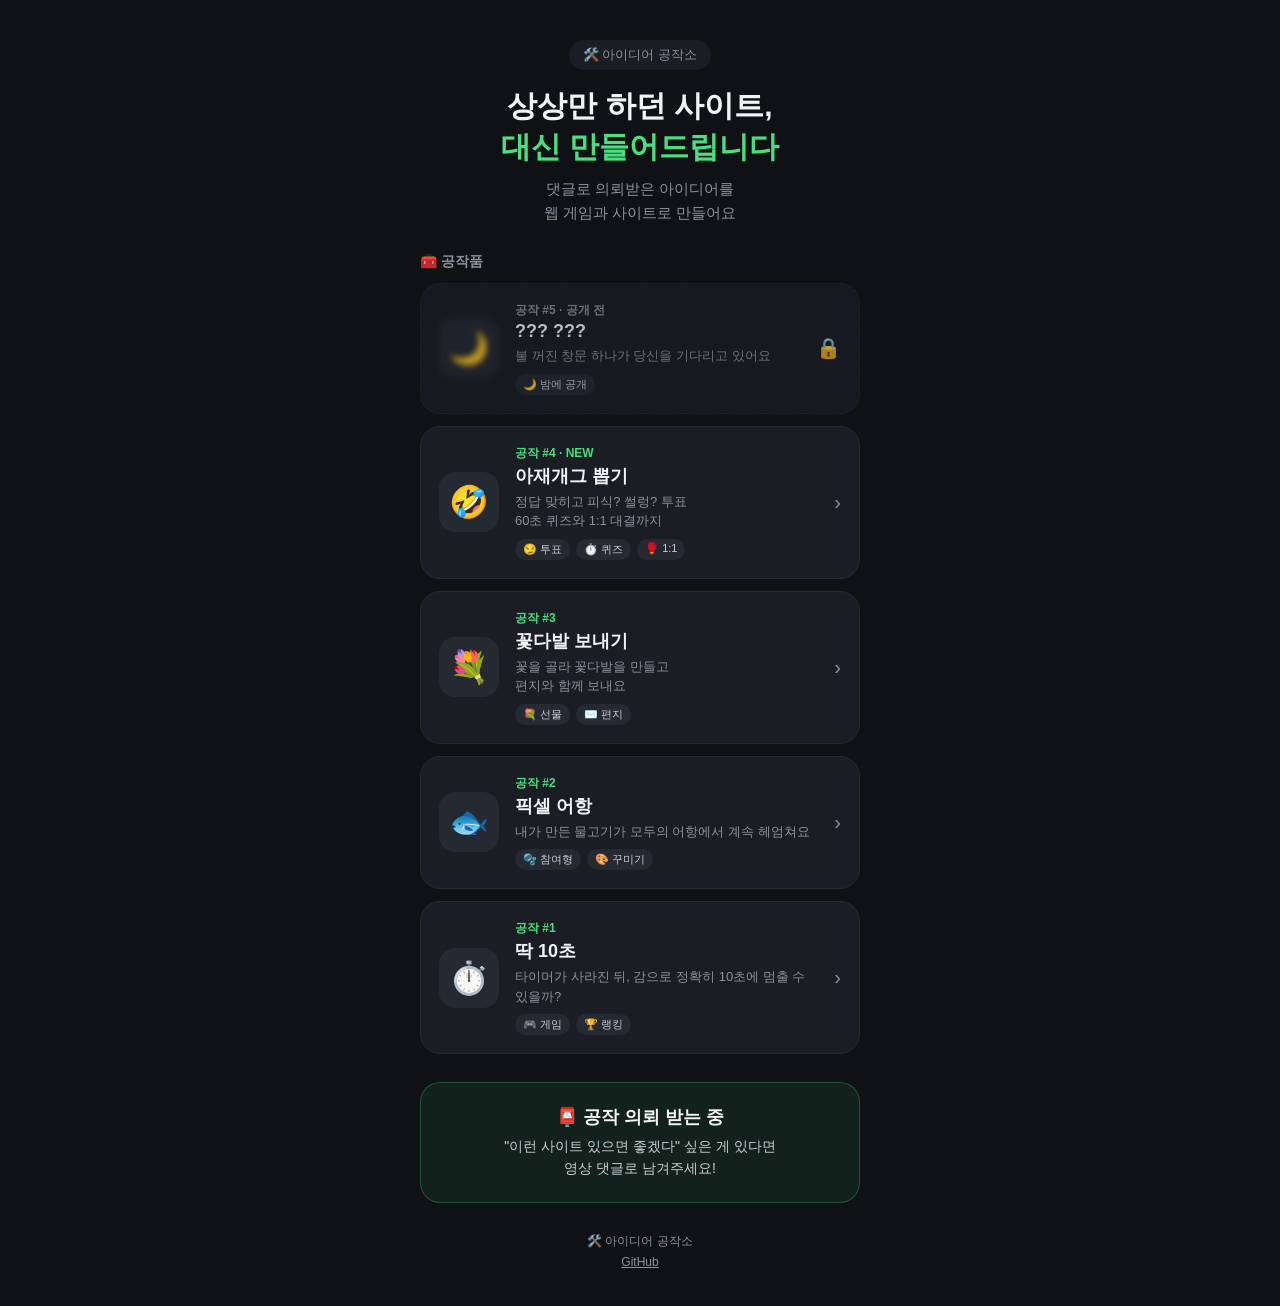
<file: index.html>
<!doctype html>
<html lang="ko">
  <head>
    <meta charset="UTF-8" />
    <meta name="viewport" content="width=device-width, initial-scale=1.0" />
    <title>🛠️ 아이디어 공작소</title>
    <meta
      name="description"
      content="상상만 하던 사이트, 대신 만들어드립니다 | 댓글로 의뢰받은 아이디어를 웹 게임·사이트로 만들어요"
    />
    <meta property="og:title" content="🛠️ 아이디어 공작소" />
    <meta
      property="og:description"
      content="상상만 하던 사이트, 대신 만들어드립니다"
    />
    <meta property="og:type" content="website" />
    <meta property="og:url" content="https://ge323.github.io/gongjakso/" />
    <style>
      * {
        margin: 0;
        padding: 0;
        box-sizing: border-box;
      }

      :root {
        --bg: #0f1115;
        --card: #1a1d24;
        --line: #252932;
        --text: #f2f3f5;
        --muted: #8b909a;
        --accent: #4ade80;
      }

      body {
        min-height: 100dvh;
        background: var(--bg);
        color: var(--text);
        font-family:
          -apple-system, BlinkMacSystemFont, "Pretendard",
          "Apple SD Gothic Neo", "Noto Sans KR", sans-serif;
        display: flex;
        justify-content: center;
      }

      .app {
        width: 100%;
        max-width: 480px;
        padding: 40px 20px 32px;
        display: flex;
        flex-direction: column;
        gap: 28px;
      }

      /* 헤더 */
      .header {
        text-align: center;
      }

      .badge {
        display: inline-block;
        padding: 6px 14px;
        border-radius: 999px;
        background: var(--card);
        color: var(--muted);
        font-size: 13px;
        margin-bottom: 16px;
      }

      .title {
        font-size: 30px;
        font-weight: 800;
        line-height: 1.35;
        margin-bottom: 10px;
      }

      .title em {
        font-style: normal;
        color: var(--accent);
      }

      .subtitle {
        color: var(--muted);
        font-size: 15px;
        line-height: 1.6;
      }

      /* 공작품 목록 */
      .section-title {
        font-size: 14px;
        color: var(--muted);
        margin-bottom: 12px;
      }

      .list {
        display: flex;
        flex-direction: column;
        gap: 12px;
      }

      .item {
        display: flex;
        align-items: center;
        gap: 16px;
        padding: 18px;
        border-radius: 20px;
        background: var(--card);
        border: 1px solid var(--line);
        color: inherit;
        text-decoration: none;
        transition:
          transform 0.15s,
          border-color 0.15s;
      }

      a.item:hover,
      a.item:focus-visible {
        transform: translateY(-2px);
        border-color: var(--accent);
        outline: none;
      }

      .icon {
        flex-shrink: 0;
        width: 60px;
        height: 60px;
        border-radius: 16px;
        background: #252932;
        display: grid;
        place-items: center;
        font-size: 32px;
      }

      .info {
        flex: 1;
        min-width: 0;
      }

      .no {
        font-size: 12px;
        color: var(--accent);
        font-weight: 700;
        margin-bottom: 2px;
      }

      .name {
        font-size: 18px;
        font-weight: 800;
        margin-bottom: 4px;
      }

      .desc {
        font-size: 13px;
        color: var(--muted);
        line-height: 1.5;
      }

      .tags {
        display: flex;
        gap: 6px;
        margin-top: 8px;
      }

      .tag {
        font-size: 11px;
        padding: 3px 8px;
        border-radius: 999px;
        background: #252932;
        color: #c9ccd2;
      }

      .go {
        flex-shrink: 0;
        font-size: 20px;
        color: var(--muted);
      }

      /* 준비 중 카드 */
      .item.is-locked {
        border-style: dashed;
        opacity: 0.75;
      }

      .item.is-locked .icon {
        filter: blur(3px);
        animation: locked-blink 3.2s ease-in-out infinite;
      }

      .item.is-locked {
        cursor: pointer;
        -webkit-tap-highlight-color: transparent;
      }

      .item.is-locked .no {
        color: var(--muted);
      }

      .item.is-locked.shake {
        animation: locked-shake 0.4s;
      }

      @keyframes locked-blink {
        0%,
        100% {
          opacity: 0.35;
        }
        50% {
          opacity: 0.9;
        }
      }

      @keyframes locked-shake {
        0%,
        100% {
          transform: translateX(0);
        }
        20%,
        60% {
          transform: translateX(-6px);
        }
        40%,
        80% {
          transform: translateX(6px);
        }
      }

      /* 의뢰 안내 */
      .request {
        text-align: center;
        padding: 22px;
        border-radius: 20px;
        background: rgba(74, 222, 128, 0.08);
        border: 1px solid rgba(74, 222, 128, 0.25);
      }

      .request h2 {
        font-size: 18px;
        margin-bottom: 6px;
      }

      .request p {
        font-size: 14px;
        color: #c9ccd2;
        line-height: 1.6;
      }

      /* 푸터 */
      .footer {
        text-align: center;
        font-size: 12px;
        color: var(--muted);
        line-height: 1.8;
      }

      .footer a {
        color: var(--muted);
      }
    </style>
  </head>
  <script src="visit-counter.js?v=4" defer></script>
  <body>
    <main class="app">
      <header class="header">
        <span class="badge">🛠️ 아이디어 공작소</span>
        <h1 class="title">
          상상만 하던 사이트,<br /><em>대신 만들어드립니다</em>
        </h1>
        <p class="subtitle">
          댓글로 의뢰받은 아이디어를<br />웹 게임과 사이트로 만들어요
        </p>
      </header>

      <section>
        <h2 class="section-title">🧰 공작품</h2>
        <div class="list">
          <!-- 공작 #5 공개 전 (공개 날: a로 바꾸고 href·이름·설명·NEW, #4 NEW 빼기) -->
          <div class="item is-locked" id="locked-5" role="button" tabindex="0">
            <div class="icon">🌙</div>
            <div class="info">
              <p class="no">공작 #5 · 공개 전</p>
              <p class="name">??? ???</p>
              <p class="desc" id="locked-5-desc">
                불 꺼진 창문 하나가 당신을 기다리고 있어요
              </p>
              <div class="tags">
                <span class="tag">🌙 밤에 공개</span>
              </div>
            </div>
            <span class="go">🔒</span>
          </div>

          <!-- 공작 #4 (최신이 위로) -->
          <a class="item" href="https://ge323.github.io/gongjakso/dad-joke/">
            <div class="icon">🤣</div>
            <div class="info">
              <p class="no">공작 #4 · NEW</p>
              <p class="name">아재개그 뽑기</p>
              <p class="desc">
                정답 맞히고 피식? 썰렁? 투표 <br> 60초 퀴즈와 1:1 대결까지
              </p>
              <div class="tags">
                <span class="tag">😏 투표</span>
                <span class="tag">⏱️ 퀴즈</span>
                <span class="tag">🥊 1:1</span>
              </div>
            </div>
            <span class="go">›</span>
          </a>

          <!-- 공작 #3 -->
          <a class="item" href="https://ge323.github.io/gongjakso/bouquet/">
            <div class="icon">💐</div>
            <div class="info">
              <p class="no">공작 #3</p>
              <p class="name">꽃다발 보내기</p>
              <p class="desc">
                꽃을 골라 꽃다발을 만들고 <br> 편지와 함께 보내요
              </p>
              <div class="tags">
                <span class="tag">💐 선물</span>
                <span class="tag">✉️ 편지</span>
              </div>
            </div>
            <span class="go">›</span>
          </a>

          <!-- 공작 #2 -->
          <a class="item" href="https://ge323.github.io/gongjakso/pixel-fish/">
            <div class="icon">🐟</div>
            <div class="info">
              <p class="no">공작 #2</p>
              <p class="name">픽셀 어항</p>
              <p class="desc">
                내가 만든 물고기가 모두의 어항에서 계속 헤엄쳐요
              </p>
              <div class="tags">
                <span class="tag">🫧 참여형</span>
                <span class="tag">🎨 꾸미기</span>
              </div>
            </div>
            <span class="go">›</span>
          </a>

          <!-- 공작 #1 -->
          <a class="item" href="https://ge323.github.io/gongjakso/stop-at-10/">
            <div class="icon">⏱️</div>
            <div class="info">
              <p class="no">공작 #1</p>
              <p class="name">딱 10초</p>
              <p class="desc">
                타이머가 사라진 뒤, 감으로 정확히 10초에 멈출 수 있을까?
              </p>
              <div class="tags">
                <span class="tag">🎮 게임</span>
                <span class="tag">🏆 랭킹</span>
              </div>
            </div>
            <span class="go">›</span>
          </a>
        </div>
      </section>

      <section class="request">
        <h2>📮 공작 의뢰 받는 중</h2>
        <p>
          "이런 사이트 있으면 좋겠다" 싶은 게 있다면<br />영상 댓글로
          남겨주세요!
        </p>
      </section>

      <footer class="footer">
        <p>🛠️ 아이디어 공작소</p>
        <p
          id="visit-count"
          hidden
          style="font-size: 0.8rem; opacity: 0.6; text-align: center"
        ></p>
        <p>
          <a
            href="https://github.com/ge323/gongjakso"
            target="_blank"
            rel="noopener"
            >GitHub</a
          >
        </p>
        <p id="visit-count" hidden style="font-size: 0.8rem; opacity: 0.6"></p>
      </footer>
    </main>
    <script>
      // 공개 전 카드: 누르면 흔들림 + 힌트 잠깐 바뀜
      (function () {
        var card = document.getElementById("locked-5");
        var desc = document.getElementById("locked-5-desc");
        if (!card || !desc) return;
        var base = desc.textContent.trim();
        var hints = [
          "아직 문이 잠겨 있어요 🔑",
          "늦은 밤, 다시 와 보세요",
          "누군가 이미 깨어 있을지도…",
        ];
        var i = 0;
        var timer;
        function poke() {
          card.classList.remove("shake");
          void card.offsetWidth;
          card.classList.add("shake");
          desc.textContent = hints[i++ % hints.length];
          clearTimeout(timer);
          timer = setTimeout(function () {
            desc.textContent = base;
          }, 1800);
        }
        card.addEventListener("click", poke);
        card.addEventListener("keydown", function (e) {
          if (e.key === "Enter" || e.key === " ") {
            e.preventDefault();
            poke();
          }
        });
      })();
    </script>
  </body>
</html>
</file>
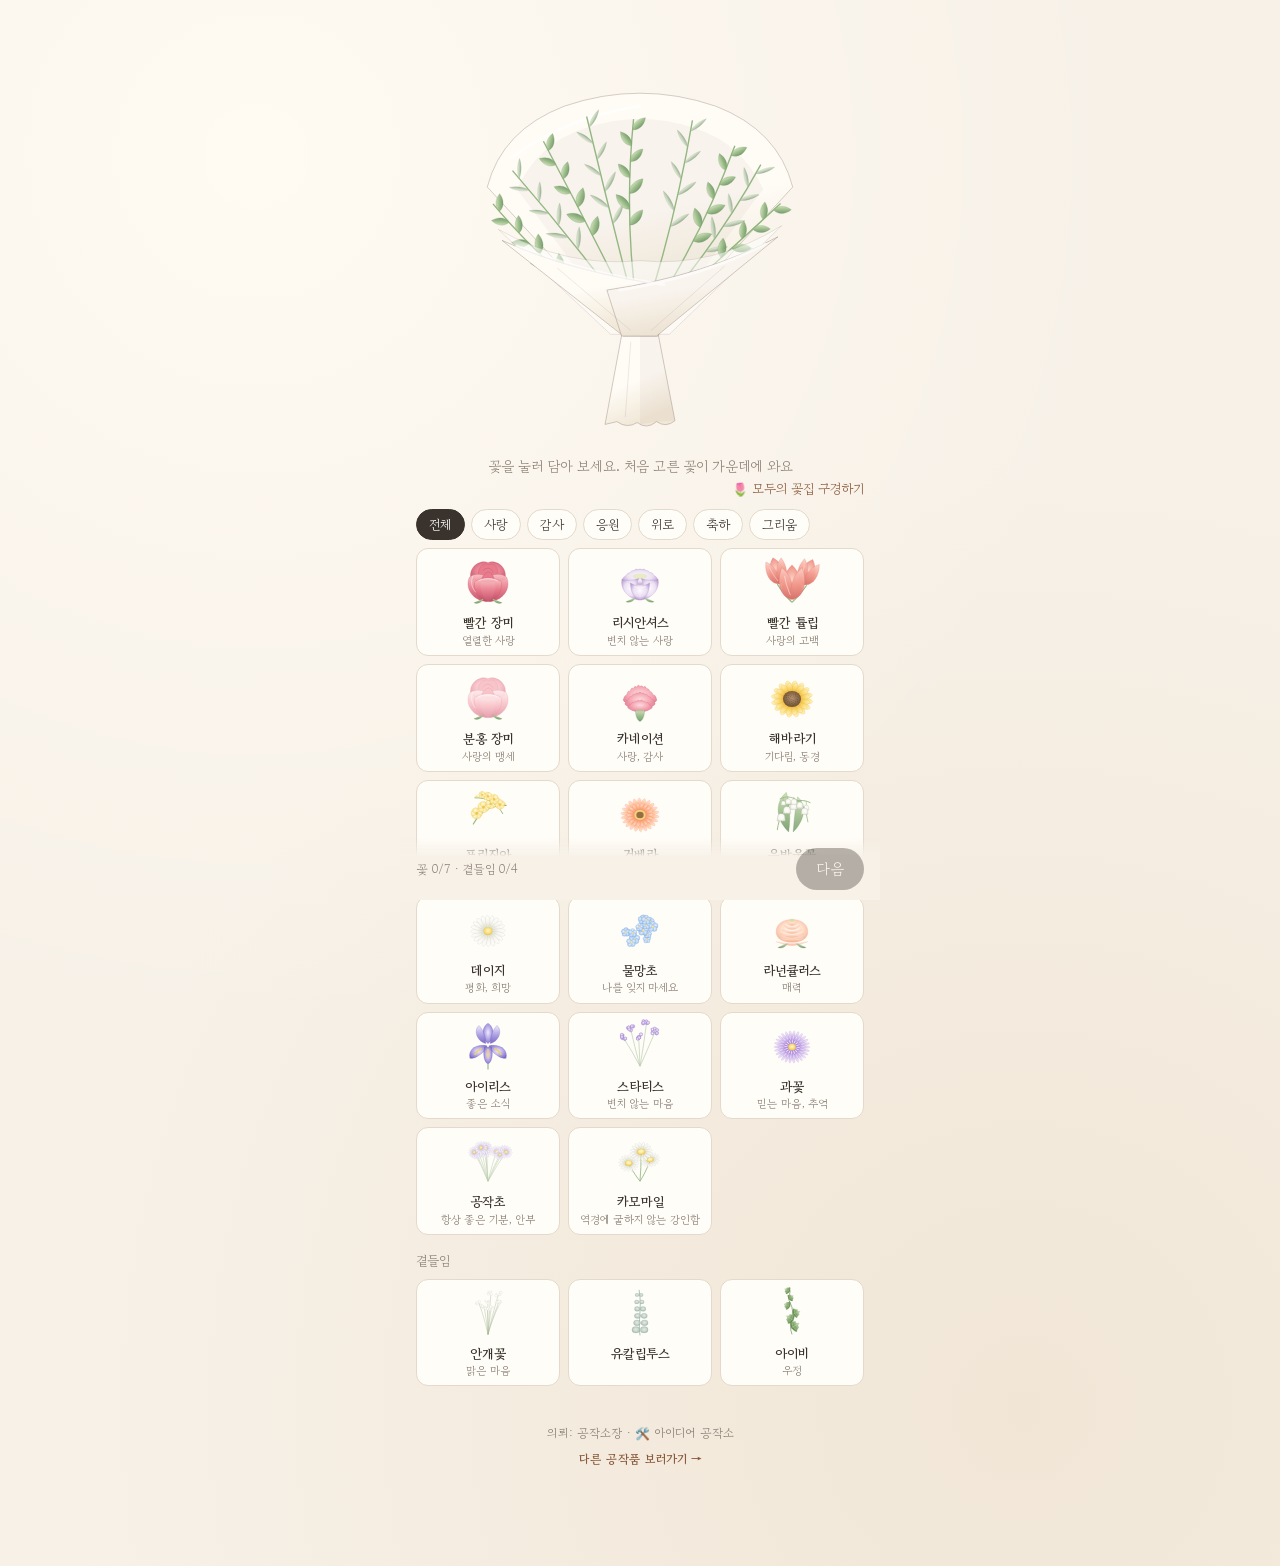
<file: bouquet/index.html>
<!doctype html>
<html lang="ko">
<head>
  <meta charset="utf-8">
  <meta name="viewport" content="width=device-width, initial-scale=1, viewport-fit=cover">
  <title>꽃다발 + 편지 · 아이디어 공작소</title>
  <meta name="description" content="꽃말로 꽃을 골라 꽃다발을 만들고 편지와 함께 보내요">
  <meta property="og:type" content="website">
  <meta property="og:title" content="꽃다발이 도착했어요 💐">
  <meta property="og:description" content="리본을 풀어 꽃과 편지를 확인해 보세요">
  <meta property="og:image" content="https://ge323.github.io/gongjakso/bouquet/og-image.png?v=2">
  <meta property="og:image:width" content="1200">
  <meta property="og:image:height" content="630">
  <meta name="twitter:card" content="summary_large_image">
  <link rel="preconnect" href="https://fonts.googleapis.com">
  <link rel="preconnect" href="https://fonts.gstatic.com" crossorigin>
  <link href="https://fonts.googleapis.com/css2?family=Gowun+Batang:wght@400;700&family=Gaegu:wght@400;700&display=swap" rel="stylesheet">
  <link rel="stylesheet" href="style.css?v=13">
</head>
<body>
  <main>
    <section class="stage">
      <p class="to-line" id="to-line"></p>
      <svg id="bq" viewBox="0 50 400 450" role="img" aria-label="꽃다발">
        <g id="bq-body"></g>
        <g id="bq-guide"></g>
        <g id="bq-ribbon"></g>
        <path id="bq-draw" fill="none" stroke-width="9" stroke-linecap="round" stroke-linejoin="round"/>
        <path id="bq-draw-hl" fill="none" stroke="#fff" stroke-opacity=".45" stroke-width="2.5" stroke-linecap="round" stroke-linejoin="round"/>
      </svg>
      <p class="hint" id="hint"></p>
      <button class="ghost" id="open-btn" hidden>눌러서 열기</button>
    </section>

    <!-- 만들기 -->
    <section id="maker" hidden>
      <div data-step="flowers">
        <a class="shop-link" href="./?shop=1">🌷 모두의 꽃집 구경하기</a>
        <div class="chips" id="moods"></div>
        <div class="grid" id="grid"></div>
        <h2>곁들임</h2>
        <div class="grid" id="grid-fill"></div>
      </div>

      <div data-step="wrap" hidden>
        <h2>포장지</h2>
        <div class="swatches" id="sw-wrap"></div>
      </div>

      <div data-step="letter" hidden>
        <input id="to" maxlength="20" placeholder="받는 사람" autocomplete="off">
        <textarea id="letter" maxlength="1000" rows="8" placeholder="마음을 담아 적어 주세요"></textarea>
        <div class="row">
          <input id="from" maxlength="20" placeholder="보내는 사람" autocomplete="off">
          <small><span id="len">0</span>/1000</small>
        </div>
      </div>

      <div data-step="ribbon" hidden>
        <h2>리본</h2>
        <div class="swatches" id="sw-ribbon"></div>
        <button class="ghost" id="auto" hidden>대신 묶어 줄게요</button>
      </div>

      <div data-step="done" hidden>
        <p class="done">꽃다발이 준비됐어요</p>
        <input id="link" readonly>
        <div class="row center">
          <button class="btn kakao" id="kakao">카카오톡</button>
          <button class="btn" id="share">공유</button>
          <button class="btn" id="copy">복사</button>
        </div>
        <div class="brag">
          <button class="btn brag-btn" id="brag-open">🌷 모두의 꽃집에 자랑하기</button>
          <div id="brag-form" hidden>
            <p class="brag-note">꽃다발 그림만 보여요. 편지와 이름은 비공개예요</p>
            <div class="row">
              <input id="nick" maxlength="10" placeholder="닉네임 (비우면 익명)" autocomplete="off">
              <button class="btn" id="brag-send">올리기</button>
            </div>
          </div>
          <a class="ghost" id="shop-go" href="./?shop=1" hidden>🌷 꽃집에 올라갔어요 · 보러 가기</a>
        </div>
        <div class="row center">
          <a class="ghost" id="preview" target="_blank" rel="noopener">받는 화면 보기</a>
          <a class="ghost" href="./">새로 만들기</a>
        </div>
      </div>

      <nav class="nav" id="nav">
        <button class="ghost" id="prev">이전</button>
        <span id="count"></span>
        <button class="btn" id="next">다음</button>
      </nav>
    </section>

    <!-- 받기 -->
    <section id="viewer" hidden>
      <p class="missing" id="missing" hidden></p>
      <article class="card" id="card" hidden>
        <p class="c-to" id="c-to"></p>
        <p class="c-letter" id="c-letter"></p>
        <p class="c-from" id="c-from"></p>
        <ul class="c-flowers" id="c-flowers"></ul>
      </article>
      <button class="ghost save-btn" id="save-img" hidden>📷 사진으로 저장</button>
      <a class="btn wide" id="again" href="./" hidden>나도 꽃다발 보내기</a>
      <a class="ghost shop-link center" href="./?shop=1">🌷 모두의 꽃집 구경하기</a>
    </section>

    <!-- 모두의 꽃집 -->
    <section id="shop" hidden>
      <h1 class="shop-title">🌷 모두의 꽃집</h1>
      <p class="shop-count" id="shop-count"></p>
      <div class="shop-grid" id="shop-grid"></div>
      <p class="missing" id="shop-empty" hidden>아직 자랑한 꽃다발이 없어요.<br>첫 꽃다발을 올려 보세요!</p>
      <button class="ghost center" id="shop-more" hidden>더 보기</button>
      <a class="btn wide" href="./">나도 꽃다발 만들기</a>
    </section>

    <footer class="footer">
      <p>의뢰: 공작소장 · 🛠️ 아이디어 공작소</p>
      <p id="visit-count" hidden style="font-size: 0.8rem; opacity: 0.6"></p>
      <p><a class="home-link" href="https://ge323.github.io/gongjakso/">다른 공작품 보러가기 →</a></p>
    </footer>
  </main>

  <div class="toast" id="toast" role="status"></div>
  <div class="photo" id="photo" hidden>
    <img id="photo-img" alt="꽃다발과 편지 사진">
    <p>저장이 안 되면 사진을 길게 눌러 저장해 주세요</p>
    <div class="photo-btns">
      <button class="ghost" id="photo-close">닫기</button>
      <button class="btn" id="photo-save">저장</button>
    </div>
  </div>

  <script>
    // 파일을 못 불러오거나 오류가 나면 화면에 표시 (폰에서 원인 확인용)
    window.addEventListener('error', function (e) {
      var h = document.getElementById('hint');
      if (h) h.textContent = '오류: ' + (e.message || (e.target && (e.target.src || e.target.href)) || '알 수 없음');
    }, true);
  </script>
  <script src="bouquet.js?v=10"></script>
  <script src="../visit-counter.js" defer></script>
</body>
</html>
</file>
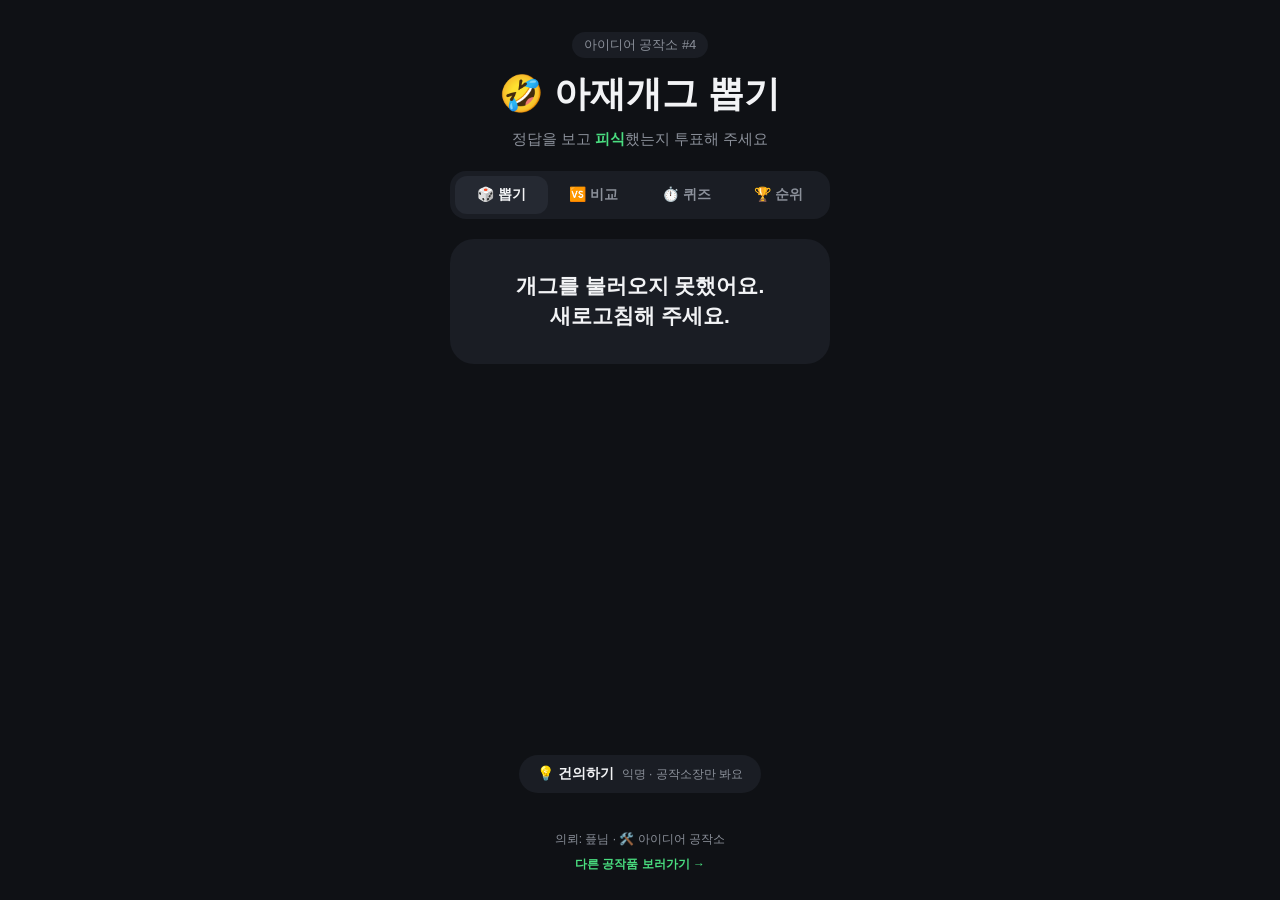
<file: dad-joke/index.html>
<!DOCTYPE html>
<html lang="ko">
<head>
  <meta charset="UTF-8">
  <meta name="viewport" content="width=device-width, initial-scale=1.0">
  <title>🤣 아재개그 뽑기</title>
  <meta name="description" content="버튼 한 번에 아재개그 하나. 피식? 썰렁? | 아이디어 공작소 #4">
  <meta property="og:title" content="🤣 아재개그 뽑기">
  <meta property="og:description" content="4글자 정답, 맞힐 수 있어? 60초 퀴즈와 1:1 대결까지!">
  <meta property="og:type" content="website">
  <meta property="og:url" content="https://ge323.github.io/gongjakso/dad-joke/">
  <meta property="og:image" content="https://ge323.github.io/gongjakso/dad-joke/og-image.png">
  <meta property="og:image:width" content="1200">
  <meta property="og:image:height" content="630">
  <meta name="twitter:card" content="summary_large_image">
  <link rel="stylesheet" href="style.css?v=6">
</head>
<body>
  <main class="app">
    <header class="header">
      <p class="badge">아이디어 공작소 #4</p>
      <h1 class="title">🤣 아재개그 뽑기</h1>
      <p class="subtitle">정답을 보고 <strong>피식</strong>했는지 투표해 주세요</p>
      <p class="total" id="total"></p>
    </header>

    <nav class="tabs" role="tablist">
      <button class="tab on" data-tab="draw">🎲 뽑기</button>
      <button class="tab" data-tab="vs">🆚 비교</button>
      <button class="tab" data-tab="duel">⏱️ 퀴즈</button>
      <button class="tab" data-tab="rank">🏆 순위</button>
    </nav>

    <!-- 🎲 뽑기 -->
    <section class="panel on" id="tab-draw">
      <div class="card" id="drawCard">
        <p class="q" id="drawQ">불러오는 중…</p>
        <p class="a" id="drawA"></p>
        <button class="btn btn-main" id="revealBtn" hidden>정답 보기</button>
        <div class="react" id="reactBox" hidden>
          <button class="react-btn" data-k="lol">😏 피식</button>
          <button class="react-btn" data-k="cold">🥶 썰렁</button>
        </div>
        <p class="stat" id="drawStat"></p>
      </div>
      <button class="btn next" id="nextJoke" hidden>다음 개그</button>
    </section>

    <!-- ⚔️ 대결 -->
    <section class="panel" id="tab-vs">
      <p class="hint" id="vsHint">정답을 보고 더 웃긴 쪽을 골라 주세요</p>
      <button class="card vs-card" data-side="0">
        <span class="q"></span><span class="a"></span><span class="stat"></span>
      </button>
      <p class="vs">VS</p>
      <button class="card vs-card" data-side="1">
        <span class="q"></span><span class="a"></span><span class="stat"></span>
      </button>
      <button class="btn btn-main" id="vsReveal">정답 보기</button>
      <button class="btn next" id="nextVs" hidden>다음 대결</button>
    </section>

    <!-- ⏱️ 퀴즈 (혼자 도전 / 1:1) -->
    <section class="panel" id="tab-duel">
      <!-- 대기실 -->
      <div class="duel-view" id="duelLobby">
        <div class="card invite-card" id="inviteCard" hidden>
          <p class="q">초대받은 방 <span id="inviteCode"></span></p>
          <p class="stat">닉네임을 적고 참가하면 바로 시작해요</p>
        </div>
        <div class="card">
          <p class="q">⏱️ 60초 혼자 도전</p>
          <p class="stat">60초 동안 몇 개나 맞힐 수 있을까?</p>
          <button class="btn btn-main" id="soloBtn">혼자 도전</button>
          <p class="best" id="myBest"></p>
        </div>
        <div class="card">
          <p class="q">🥊 1:1 대결</p>
          <p class="stat">같은 문제를 60초 동안, 더 많이 맞히면 승리!</p>
          <input class="field" id="duelName" maxlength="10" placeholder="닉네임 (10자까지)" autocomplete="off">
          <button class="btn btn-main" id="inviteJoin" hidden>참가하기</button>
          <button class="btn btn-main" id="duelCreate">방 만들기</button>
        </div>
        <p class="list-title">기다리는 방 <b id="roomCount"></b></p>
        <ul class="rooms" id="roomList"></ul>
        <p class="note" id="roomEmpty">아직 열린 방이 없어요. 방을 만들고 친구를 불러 보세요!</p>
      </div>

      <!-- 내 방에서 기다리기 -->
      <div class="duel-view" id="duelWait" hidden>
        <div class="card">
          <p class="q">상대를 기다리는 중…</p>
          <p class="stat">방 번호 <b id="waitCode"></b> · 대기실 목록에 떠 있어요</p>
          <div class="dots"><i></i><i></i><i></i></div>
          <button class="btn btn-main" id="inviteBtn">친구 초대 링크 보내기</button>
          <button class="btn next" id="cancelWait">방 닫기</button>
          <p class="stat">이 화면을 켜 두세요. 누가 들어오면 소리로 알려 드려요</p>
        </div>
      </div>

      <!-- 대결 -->
      <div class="duel-view" id="duelGame" hidden>
        <div class="scoreboard" id="gameBoard">
          <div class="side me"><span id="meName"></span><b id="meScore">0</b></div>
          <span class="colon">:</span>
          <div class="side opp"><b id="oppScore">0</b><span id="oppName"></span></div>
        </div>
        <div class="card game-card" id="gameCard">
          <div class="timer-row"><div class="timer"><i id="gTimer"></i></div><span id="gTime">60초</span></div>
          <p class="count" id="gCount" hidden></p>
          <p class="q" id="gQ"></p>
          <p class="msg" id="gMsg"></p>
          <form class="answer-row" id="gForm" autocomplete="off">
            <input class="field" id="gInput" maxlength="40" placeholder="정답 입력" enterkeyhint="send" autocomplete="off">
            <button class="btn btn-main" type="submit">제출</button>
          </form>
          <button class="btn next" id="gSkip">넘기기</button>
        </div>
        <button class="quit" id="quitGame">나가기</button>
      </div>

      <!-- 끝 -->
      <div class="duel-view" id="duelDone" hidden>
        <div class="card">
          <p class="done-title" id="doneTitle"></p>
          <p class="stat" id="doneScore"></p>
          <p class="stat" id="doneSub"></p>
          <button class="btn btn-main" id="againBtn">한 판 더</button>
          <button class="btn next" id="toLobby">대기실로</button>
        </div>
      </div>
    </section>

    <!-- 🏆 순위 -->
    <section class="panel" id="tab-rank">
      <div class="seg">
        <button class="seg-btn on" data-r="today">오늘 피식</button>
        <button class="seg-btn" data-r="lol">피식왕</button>
        <button class="seg-btn" data-r="cold">썰렁왕</button>
        <button class="seg-btn" data-r="vs">비교왕</button>
      </div>
      <ol class="rank" id="rankList"></ol>
      <p class="note" id="rankNote"></p>
    </section>

    <!-- 💡 익명 건의함 (공작소장만 읽음) -->
    <section class="fb">
      <button class="fb-open" id="fbOpen">💡 건의하기 <span>익명 · 공작소장만 봐요</span></button>
      <div class="card fb-card" id="fbCard" hidden>
        <div class="fb-kinds">
          <button class="fb-kind on" data-k="idea">아이디어</button>
          <button class="fb-kind" data-k="joke">개그 제보</button>
          <button class="fb-kind" data-k="bug">버그</button>
          <button class="fb-kind" data-k="etc">기타</button>
        </div>
        <textarea class="field fb-text" id="fbText" maxlength="300" rows="4" placeholder="하고 싶은 말을 편하게 적어 주세요"></textarea>
        <div class="fb-row">
          <span id="fbCount">0 / 300</span>
          <button class="btn btn-main fb-send" id="fbSend">보내기</button>
        </div>
      </div>
    </section>

    <footer class="footer">
      <p>의뢰: 픞님 · 🛠️ 아이디어 공작소</p>
      <p id="visit-count" hidden style="font-size: 0.8rem; opacity: 0.6"></p>
      <p><a class="home-link" href="https://ge323.github.io/gongjakso/">다른 공작품 보러가기 →</a></p>
    </footer>
  </main>

  <div class="toast" id="toast" role="status"></div>

  <script>
    // 파일을 못 불러오거나 오류가 나면 화면에 표시 (폰에서 원인 확인용)
    window.addEventListener('error', function (e) {
      var q = document.getElementById('drawQ');
      if (!q || q.textContent.indexOf('불러오는 중') < 0) return;
      if (e.target && e.target.src && e.target.src.indexOf('visit-counter') >= 0) return;
      q.textContent = '오류: ' + (e.message || (e.target && e.target.src ? e.target.src + ' 못 불러옴' : '알 수 없음'));
    }, true);
  </script>
  <script src="script.js?v=4"></script>
  <script src="duel.js?v=3"></script>
  <script src="../visit-counter.js" defer></script>
</body>
</html>
</file>
<file: bouquet/style.css>
:root {
  --bg: #f7f1e8;
  --ink: #3a332d;
  --sub: #8a7f74;
  --acc: #b4566a;
  --line: #e4d9ca;
  --card: #fffdf8;
  --hand: 'Gaegu', 'Gowun Batang', cursive; /* 편지 손글씨 */
}

* { box-sizing: border-box; margin: 0; }
[hidden] { display: none !important; }

html, body {
  background: var(--bg);
  color: var(--ink);
  font: 15px/1.5 'Gowun Batang', serif;
  -webkit-tap-highlight-color: transparent;
}
body {
  min-height: 100dvh;
  background-image:
    radial-gradient(circle at 20% 10%, #fffaf2 0, transparent 50%),
    radial-gradient(circle at 80% 90%, #f1e6d6 0, transparent 55%);
}
main { max-width: 480px; margin: 0 auto; padding: 12px 16px 96px; }
.defs { position: absolute; width: 0; height: 0; overflow: hidden; }

/* ---------- 꽃다발 무대 ---------- */
.stage { text-align: center; }
#bq {
  display: block;
  width: 100%;
  max-height: 46vh;
  margin: 0 auto;
  overflow: visible;
  user-select: none;
  -webkit-user-select: none;
}
.viewing #bq { max-height: 64vh; }
#bq.drawing { touch-action: none; cursor: crosshair; }
.to-line { min-height: 1.2em; font-family: var(--hand); font-size: 22px; font-weight: 700; }
.hint { min-height: 1.5em; margin-top: 4px; font-size: 14px; color: var(--sub); }

/* ∞ 안내선 */
.guide {
  fill: none;
  stroke: var(--ink);
  stroke-opacity: .28;
  stroke-width: 2;
  stroke-dasharray: 4 7;
  animation: march 1.2s linear infinite;
}
#bq-guide.strong .guide { stroke-opacity: .6; stroke-width: 2.6; }
#bq-guide.shake { animation: shake .4s; }
@keyframes march { to { stroke-dashoffset: -22; } }
@keyframes shake {
  25% { transform: translateX(-5px); }
  50% { transform: translateX(5px); }
  75% { transform: translateX(-3px); }
}
#bq-draw, #bq-draw-hl { transition: opacity .4s; }
#bq-draw.fade, #bq-draw-hl.fade { opacity: 0; }

/* 리본 */
#bq-ribbon, .rb-band, .rb-knot, .rb-loops, .rb-tails, .rb-tail { transform-box: view-box; transform-origin: 200px 368px; }
.anim[data-stage="1"] .rb-band { animation: tighten .6s cubic-bezier(.3, 1.5, .5, 1); }
.anim[data-stage="1"] .rb-knot { animation: pop .5s .15s backwards cubic-bezier(.3, 1.6, .5, 1); }
.anim[data-stage="2"] .rb-loops { animation: pop .7s cubic-bezier(.3, 1.6, .5, 1); }
.anim[data-stage="2"] .rb-tails { animation: drop .6s .2s backwards ease-out; }
@keyframes tighten { from { transform: scaleX(1.6); opacity: 0; } }
@keyframes pop { from { transform: scale(0); } }
@keyframes drop { from { transform: translateY(-14px); opacity: 0; } }

.spring, .spring * { transition: transform .35s cubic-bezier(.3, 1.4, .5, 1); }
.untie .rb-loops { animation: unloop .5s forwards ease-in; }
.untie .rb-knot { animation: unloop .4s .1s forwards ease-in; }
.untie .rb-band, .untie .rb-tails { animation: slip .8s .2s forwards ease-in; }
@keyframes unloop { to { transform: scale(0) rotate(40deg); opacity: 0; } }
@keyframes slip { to { transform: translateY(160px) rotate(8deg); opacity: 0; } }

.pulse {
  fill: #fff;
  fill-opacity: .6;
  stroke: var(--ink);
  stroke-opacity: .5;
  transform-box: fill-box;
  transform-origin: center;
  animation: pulse 1.4s infinite;
}
@keyframes pulse { 50% { transform: scale(1.5); fill-opacity: .15; } }

/* ---------- 만들기 ---------- */
h2 { margin: 16px 0 8px; font-size: 13px; font-weight: 400; color: var(--sub); }

.chips { display: flex; gap: 6px; padding: 8px 0; overflow-x: auto; scrollbar-width: none; }
.chips::-webkit-scrollbar { display: none; }
.chip {
  flex: none;
  padding: 5px 12px;
  border: 1px solid var(--line);
  border-radius: 99px;
  background: var(--card);
  color: var(--ink);
  font: inherit;
  font-size: 13px;
}
.chip.on { background: var(--ink); border-color: var(--ink); color: #fff; }

.grid { display: grid; grid-template-columns: repeat(3, 1fr); gap: 8px; }
.fl {
  position: relative;
  padding: 8px 6px;
  border: 1px solid var(--line);
  border-radius: 12px;
  background: var(--card);
  text-align: center;
  cursor: pointer;
  transition: border-color .2s, transform .1s;
}
.fl:active { transform: scale(.97); }
.fl.on { border-color: var(--acc); }
.fl svg { display: block; width: 52px; height: 52px; margin: 0 auto 4px; overflow: visible; }
.fl b { display: block; font-size: 13px; }
.fl span { display: block; font-size: 11px; line-height: 1.3; color: var(--sub); }
.fl .n { position: absolute; top: 6px; right: 9px; font-style: normal; font-size: 12px; color: var(--acc); }
.fl .minus {
  display: none;
  position: absolute;
  top: 4px;
  left: 4px;
  width: 24px;
  height: 24px;
  border: 1px solid var(--line);
  border-radius: 50%;
  background: #fff;
  color: var(--sub);
  font-size: 14px;
  line-height: 1;
}
.fl.on .minus { display: block; }

.swatches { display: flex; flex-wrap: wrap; gap: 10px; }
.sw { width: 36px; height: 36px; border: 2px solid #fff; border-radius: 50%; box-shadow: 0 0 0 1px var(--line); }
.sw.on { box-shadow: 0 0 0 2px var(--ink); }

input, textarea {
  width: 100%;
  margin-top: 8px;
  padding: 10px 12px;
  border: 1px solid var(--line);
  border-radius: 10px;
  background: var(--card);
  color: var(--ink);
  font: inherit;
}
/* 쓰는 화면도 받는 화면과 같은 손글씨 */
#to, #from, textarea { font-family: var(--hand); font-size: 19px; }
textarea {
  line-height: 32px;
  resize: vertical;
  background-image: repeating-linear-gradient(transparent 0 31px, #efe5d6 31px 32px);
  background-attachment: local;
  background-position: 0 10px;
}

.row { display: flex; align-items: center; gap: 8px; }
.row.center { justify-content: center; margin-top: 10px; }
.row small { flex: none; margin-top: 8px; font-size: 12px; color: var(--sub); }

.btn {
  display: inline-block;
  padding: 10px 20px;
  border: 0;
  border-radius: 99px;
  background: var(--ink);
  color: #fff;
  font: inherit;
  text-decoration: none;
  cursor: pointer;
}
.btn:disabled { opacity: .35; }
.ghost {
  padding: 8px;
  border: 0;
  background: none;
  color: var(--sub);
  font: inherit;
  font-size: 13px;
  text-decoration: underline;
  text-underline-offset: 3px;
  cursor: pointer;
}

.nav {
  position: fixed;
  left: 0;
  right: 0;
  bottom: 0;
  display: flex;
  align-items: center;
  justify-content: space-between;
  gap: 8px;
  max-width: 480px;
  margin: 0 auto;
  padding: 10px 16px calc(10px + env(safe-area-inset-bottom));
  background: linear-gradient(transparent, var(--bg) 30%);
}
#count { font-size: 12px; color: var(--sub); }

.done { margin: 8px 0 4px; text-align: center; }
#link { font-size: 13px; text-align: center; }
.btn.kakao { background: #fee500; color: #191919; }

/* ---------- 받기 ---------- */
.card {
  margin-top: 12px;
  padding: 24px 20px;
  border: 1px solid var(--line);
  border-radius: 6px;
  background: var(--card);
  box-shadow: 0 10px 30px -18px rgba(60, 40, 20, .4);
  opacity: 0;
  transform: translateY(16px);
  transition: opacity .7s, transform .7s;
}
.card.show { opacity: 1; transform: none; }
.c-to, .c-from { font-family: var(--hand); font-size: 21px; font-weight: 700; }
.c-to { margin-bottom: 10px; }
.c-from { margin-top: 14px; text-align: right; }
.c-letter {
  font-family: var(--hand);
  font-size: 19px;
  line-height: 1.7;
  white-space: pre-wrap;
  word-break: keep-all;
  overflow-wrap: anywhere;
}
/* 꽃말은 편지 아래에 2칸으로 */
.c-flowers {
  display: grid;
  grid-template-columns: 1fr 1fr;
  gap: 10px 12px;
  margin-top: 20px;
  padding: 14px 0 0;
  border-top: 1px dashed var(--line);
  list-style: none;
}
.c-flowers li { display: flex; align-items: center; gap: 8px; min-width: 0; }
.c-flowers svg { flex: none; width: 22px; height: 22px; overflow: visible; }
.c-flowers p { min-width: 0; line-height: 1.35; }
.c-flowers b { display: block; font-size: 12.5px; font-weight: 400; color: var(--ink); }
.c-flowers span { display: block; font-size: 11.5px; color: var(--sub); }
.wide { display: block; width: fit-content; margin: 20px auto 0; }
.missing { padding: 20px; text-align: center; color: var(--sub); }

.toast {
  position: fixed;
  left: 50%;
  bottom: 80px;
  padding: 8px 14px;
  border-radius: 99px;
  background: var(--ink);
  color: #fff;
  font-size: 13px;
  white-space: nowrap;
  opacity: 0;
  pointer-events: none;
  transform: translate(-50%, 20px);
  transition: .3s;
}
.toast.show { opacity: 1; transform: translate(-50%, 0); }


.confetti { position: fixed; inset: 0; width: 100%; height: 100%; pointer-events: none; z-index: 50; }

/* 받은 꽃 누르기 */
.viewing .fh { cursor: pointer; }
.fh { transform-box: fill-box; transform-origin: 50% 90%; }
/* 받은 꽃다발은 바람에 살랑살랑 */
.viewing .fh { animation: breeze 4s ease-in-out var(--d, 0s) infinite; }
@keyframes breeze {
  0%, 100% { transform: rotate(-1.6deg); }
  50% { transform: rotate(1.6deg); }
}
/* 누르면 쏙 눌렸다가 폴짝 뛰고 흔들흔들 */
.viewing .fh.tap { animation: hop .9s cubic-bezier(.3, 1.2, .5, 1); }
@keyframes hop {
  0% { transform: translateY(0) rotate(0) scale(1); }
  12% { transform: translateY(2px) rotate(0) scale(1.12, .88); }
  32% { transform: translateY(-16px) rotate(-12deg) scale(.94, 1.1); }
  52% { transform: translateY(0) rotate(10deg) scale(1.08, .95); }
  70% { transform: translateY(-3px) rotate(-6deg) scale(1); }
  86% { transform: translateY(0) rotate(3deg); }
  100% { transform: translateY(0) rotate(0) scale(1); }
}
.heart {
  position: fixed;
  z-index: 60;
  pointer-events: none;
  line-height: 1;
  transform: translate(-50%, -50%);
  animation: float-up 1.3s ease-out forwards;
}
@keyframes float-up {
  0% { opacity: 0; transform: translate(-50%, -50%) scale(.4); }
  15% { opacity: 1; transform: translate(-50%, -50%) scale(1.1); }
  100% { opacity: 0; transform: translate(calc(-50% + var(--dx)), calc(-50% + var(--dy))) rotate(var(--r)) scale(.9); }
}
#tip {
  position: fixed;
  z-index: 61;
  padding: 5px 10px;
  border-radius: 99px;
  background: rgba(255, 253, 248, .95);
  box-shadow: 0 4px 14px -6px rgba(60, 40, 20, .35);
  color: var(--sub);
  font-size: 12px;
  white-space: nowrap;
  pointer-events: none;
  opacity: 0;
  transform: translate(-50%, 4px);
  transition: opacity .25s, transform .25s;
}
#tip b { color: var(--ink); font-weight: 400; }
#tip.show { opacity: 1; transform: translate(-50%, 0); }

.petal {
  position: fixed;
  z-index: 59;
  width: 9px;
  height: 6px;
  border-radius: 60% 40% 60% 40%;
  box-shadow: inset 0 0 0 .5px rgba(120, 90, 80, .25);
  pointer-events: none;
  opacity: 0;
  animation: fall 1.8s ease-in forwards;
}
@keyframes fall {
  0% { opacity: 0; transform: translate(0, 0) rotate(0); }
  10% { opacity: 1; }
  35% { transform: translate(calc(var(--dx) * .6), calc(var(--dy) * .3)) rotate(calc(var(--r) * .4)); }
  70% { transform: translate(calc(var(--dx) * -.2), calc(var(--dy) * .7)) rotate(calc(var(--r) * .8)); }
  100% { opacity: 0; transform: translate(var(--dx), var(--dy)) rotate(var(--r)); }
}
@media (prefers-reduced-motion: reduce) { .viewing .fh { animation: none; } }

/* 푸터 (다른 공작품과 같은 구성, 색만 이 테마에 맞춰 갈색) */
.footer {
  margin-top: 36px;
  text-align: center;
  color: var(--sub);
  font-size: 12px;
  line-height: 1.8;
}
.home-link {
  display: inline-block;
  margin-top: 4px;
  color: #8a5a3b;
  font-weight: 700;
  text-decoration: none;
}

/* ---------- 모두의 꽃집 ---------- */
.shop-link { display: block; width: fit-content; margin: 2px 0 2px auto; font-size: 13px; color: #8a5a3b; text-decoration: none; }
.shop-link.center { margin: 10px auto 0; }
.brag { margin-top: 16px; padding-top: 14px; border-top: 1px dashed var(--line); text-align: center; }
.brag-btn { background: #8a5a3b; }
.brag-note { margin-bottom: 2px; font-size: 12px; color: var(--sub); }
.brag .row input { margin-top: 0; }
.brag .row .btn { flex: none; }
#brag-form .row { margin-top: 8px; }
#shop { padding-top: 8px; }
.shop-title { font-size: 20px; text-align: center; }
.shop-count { min-height: 1.4em; margin: 4px 0 14px; text-align: center; font-size: 12px; color: var(--sub); }
.shop-grid { display: grid; grid-template-columns: 1fr 1fr; gap: 10px; }
.shop-card { padding: 8px 8px 10px; border: 1px solid var(--line); border-radius: 14px; background: var(--card); text-align: center; }
.shop-card svg { display: block; width: 100%; height: auto; }
.shop-card .meta { display: flex; align-items: center; justify-content: space-between; gap: 6px; margin-top: 4px; font-size: 12px; }
.shop-card .nick { overflow: hidden; text-overflow: ellipsis; white-space: nowrap; color: var(--ink); }
.shop-card .love { flex: none; padding: 3px 9px; border: 1px solid var(--line); border-radius: 99px; background: #fff; color: var(--sub); font: inherit; font-size: 12px; cursor: pointer; }
.shop-card .love b { font-weight: 400; }
.shop-card .love.on { border-color: #f1b3c2; background: #fff0f3; color: #c4566e; cursor: default; }
.shop-card .copy { display: inline-block; margin-top: 6px; font-size: 12px; color: #8a5a3b; text-decoration: none; }
#shop-more { display: block; margin: 12px auto 0; }

/* ---------- 사진으로 저장 ---------- */
.save-btn { display: block; margin: 14px auto 0; font-size: 14px; }
.photo {
  position: fixed;
  inset: 0;
  z-index: 70;
  display: flex;
  flex-direction: column;
  align-items: center;
  justify-content: center;
  gap: 10px;
  padding: 20px;
  background: rgba(40, 32, 26, .95);
}
.photo[hidden] { display: none; }
.photo img {
  max-width: 100%;
  max-height: 70vh;
  border-radius: 6px;
  box-shadow: 0 10px 30px rgba(0, 0, 0, .35);
  -webkit-touch-callout: default;
}
.photo p { font-size: 12.5px; color: #e9e1d6; text-align: center; }
.photo-btns { display: flex; gap: 10px; }
.photo-btns .ghost { color: #e9e1d6; border-color: rgba(255, 255, 255, .35); }
</file>
<file: dad-joke/style.css>
/* 🤣 아재개그 뽑기 — 다른 공작(딱 10초·픽셀 어항)과 같은 테마 */
* { margin: 0; padding: 0; box-sizing: border-box; }
[hidden] { display: none !important; }

:root {
  --bg: #0f1115;
  --card: #1a1d24;
  --card2: #252932;
  --text: #f2f3f5;
  --muted: #8b909a;
  --accent: #4ade80;
  --lol: #fb923c;
  --cold: #60a5fa;
}

body {
  min-height: 100dvh;
  background: var(--bg);
  color: var(--text);
  font-family: -apple-system, BlinkMacSystemFont, "Pretendard", "Apple SD Gothic Neo", "Noto Sans KR", sans-serif;
  display: flex;
  justify-content: center;
  -webkit-tap-highlight-color: transparent;
}

button { font: inherit; color: inherit; cursor: pointer; touch-action: manipulation; }

.app {
  width: 100%;
  max-width: 420px;
  min-height: 100dvh;
  padding: 32px 20px 24px;
  display: flex;
  flex-direction: column;
  gap: 20px;
}

/* 헤더 */
.header { text-align: center; }
.badge {
  display: inline-block;
  padding: 4px 12px;
  border-radius: 999px;
  background: var(--card);
  color: var(--muted);
  font-size: 13px;
  margin-bottom: 12px;
}
.title { font-size: 36px; font-weight: 800; margin-bottom: 8px; }
.subtitle { color: var(--muted); font-size: 15px; line-height: 1.6; }
.subtitle strong { color: var(--accent); }
.total { margin-top: 6px; font-size: 12px; color: var(--muted); }
.total:empty { display: none; }

/* 탭 */
.tabs {
  display: grid;
  grid-template-columns: repeat(4, 1fr);
  background: var(--card);
  border-radius: 16px;
  padding: 5px;
}
.tab {
  border: 0;
  background: none;
  padding: 10px 0;
  border-radius: 12px;
  font-size: 14px;
  font-weight: 700;
  color: var(--muted);
}
.tab.on { background: var(--card2); color: var(--text); }

.panel { display: none; flex-direction: column; gap: 12px; }
.panel.on { display: flex; }

/* 카드 */
.card {
  background: var(--card);
  border: 0;
  border-radius: 24px;
  padding: 32px 20px;
  text-align: center;
  display: flex;
  flex-direction: column;
  align-items: center;
  gap: 16px;
}
.q { font-size: 21px; font-weight: 800; line-height: 1.45; word-break: keep-all; }
.a {
  font-size: 30px;
  font-weight: 800;
  color: var(--accent);
  word-break: keep-all;
}
.a:empty { display: none; }
.a.pop { animation: pop .35s ease-out; }
@keyframes pop {
  0% { transform: scale(.6); opacity: 0; }
  70% { transform: scale(1.12); opacity: 1; }
  100% { transform: scale(1); }
}

/* 버튼 */
.btn {
  width: 100%;
  border: none;
  border-radius: 16px;
  font-weight: 800;
  transition: transform .08s, background .2s;
}
.btn:active { transform: scale(.97); }
.btn-main {
  padding: 18px;
  font-size: 20px;
  background: var(--accent);
  color: #0b1a10;
}
.btn.next {
  padding: 16px;
  font-size: 16px;
  background: var(--card);
  color: var(--text);
}

/* 반응 */
.react { display: flex; gap: 10px; width: 100%; }
.react-btn {
  flex: 1;
  border: 1.5px solid transparent;
  background: var(--card2);
  border-radius: 14px;
  padding: 14px 0;
  font-size: 16px;
  font-weight: 700;
}
.react-btn.on[data-k="lol"] { border-color: var(--lol); background: rgba(251, 146, 60, .14); }
.react-btn.on[data-k="cold"] { border-color: var(--cold); background: rgba(96, 165, 250, .14); }

.stat { font-size: 13px; color: var(--muted); }
.stat:empty { display: none; }

/* 피식/썰렁 막대 */
.bar {
  display: flex;
  width: 200px;
  height: 6px;
  border-radius: 3px;
  overflow: hidden;
  background: var(--cold);
  margin: 8px auto 0;
}
.bar i { display: block; background: var(--lol); transition: width .4s; }

/* 대결 */
.hint { text-align: center; font-size: 14px; color: var(--muted); }
.vs-card { width: 100%; padding: 22px 18px; gap: 10px; border: 2px solid transparent; }
.vs-card .q { font-size: 18px; }
.vs-card .a { font-size: 22px; }
.vs-card.win { border-color: var(--accent); background: rgba(74, 222, 128, .08); }
.vs-card.lose { opacity: .45; }
.vs-card:disabled { cursor: default; }
.vs { text-align: center; margin: -4px 0; font-weight: 800; font-size: 13px; color: var(--muted); }

/* 순위 */
.seg {
  display: grid;
  grid-template-columns: repeat(4, 1fr);
  gap: 6px;
}
.seg-btn {
  border: 0;
  background: var(--card);
  border-radius: 999px;
  padding: 8px 0;
  font-size: 13px;
  font-weight: 700;
  color: var(--muted);
}
.seg-btn.on { background: var(--card2); color: var(--accent); }

.rank {
  list-style: none;
  background: var(--card);
  border-radius: 20px;
  padding: 8px 16px;
}
.rank:empty { display: none; }
.rank li {
  display: grid;
  grid-template-columns: 28px 1fr auto;
  align-items: center;
  gap: 8px;
  padding: 12px 0;
  border-bottom: 1px solid rgba(255, 255, 255, .06);
  cursor: pointer;
}
.rank li:last-child { border-bottom: 0; }
.rank .no { font-weight: 800; color: var(--muted); text-align: center; }
.rank li:nth-child(1) .no { color: #facc15; }
.rank .txt { font-size: 15px; font-weight: 600; line-height: 1.4; word-break: keep-all; }
.rank .num { font-size: 13px; font-weight: 700; white-space: nowrap; text-align: right; font-variant-numeric: tabular-nums; }
.note { text-align: center; font-size: 12px; color: var(--muted); }
.note:empty { display: none; }

/* 🥊 1:1 */
.duel-view { display: flex; flex-direction: column; gap: 12px; }
.field {
  width: 100%;
  border: 1.5px solid transparent;
  background: var(--card2);
  color: var(--text);
  border-radius: 14px;
  padding: 14px 16px;
  font: inherit;
  font-size: 16px;   /* 16px 미만이면 iOS에서 자동 확대됨 */
  outline: none;
}
.field:focus { border-color: var(--accent); }
.invite-card { border: 2px solid var(--accent); padding: 18px 20px; gap: 6px; }
.invite-card span { color: var(--accent); letter-spacing: 2px; }

.list-title { font-size: 14px; font-weight: 700; color: var(--muted); margin-top: 4px; }
.list-title b { color: var(--accent); margin-left: 4px; }
.rooms { list-style: none; display: flex; flex-direction: column; gap: 8px; }
.rooms:empty { display: none; }
.rooms li {
  display: flex;
  align-items: center;
  gap: 10px;
  background: var(--card);
  border-radius: 16px;
  padding: 12px 12px 12px 18px;
}
.rooms .host { font-weight: 700; flex: 1; min-width: 0; overflow: hidden; text-overflow: ellipsis; white-space: nowrap; }
.rooms .wait { font-size: 12px; color: var(--muted); }
.btn-join {
  border: 0;
  border-radius: 12px;
  background: var(--accent);
  color: #0b1a10;
  font-weight: 800;
  padding: 10px 16px;
}

.dots { display: flex; gap: 8px; }
.dots i { width: 8px; height: 8px; border-radius: 50%; background: var(--accent); animation: dot 1.2s infinite; }
.dots i:nth-child(2) { animation-delay: .2s; }
.dots i:nth-child(3) { animation-delay: .4s; }
@keyframes dot { 0%, 100% { opacity: .2; } 40% { opacity: 1; } }

.scoreboard {
  display: grid;
  grid-template-columns: 1fr auto 1fr;
  align-items: center;
  gap: 10px;
  background: var(--card);
  border-radius: 20px;
  padding: 14px 18px;
}
.scoreboard .side { display: flex; align-items: center; gap: 10px; min-width: 0; }
.scoreboard .opp { justify-content: flex-end; }
.scoreboard span { font-size: 14px; font-weight: 700; overflow: hidden; text-overflow: ellipsis; white-space: nowrap; }
.scoreboard .me span { color: var(--accent); }
.scoreboard b { font-size: 28px; font-weight: 800; font-variant-numeric: tabular-nums; }
.scoreboard .colon { color: var(--muted); font-size: 20px; }

.best { font-size: 14px; font-weight: 700; color: var(--accent); }
.best:empty { display: none; }
.scoreboard.solo { grid-template-columns: 1fr; }
.scoreboard.solo .colon, .scoreboard.solo .opp { display: none; }
.scoreboard.solo .me { justify-content: center; }
.scoreboard.solo .me span { color: var(--muted); }
.bump { display: inline-block; animation: pop .35s ease-out; }

.game-card { gap: 14px; min-height: 280px; justify-content: center; }
.timer-row { display: flex; align-items: center; gap: 10px; width: 100%; }
.timer-row span { font-size: 14px; font-weight: 800; font-variant-numeric: tabular-nums; min-width: 34px; text-align: right; }
.timer { flex: 1; height: 6px; border-radius: 3px; background: var(--card2); overflow: hidden; }
.timer i { display: block; height: 100%; width: 100%; background: var(--accent); transition: width .1s linear; }
.timer i.hurry { background: #f87171; }
.count { font-size: 88px; font-weight: 800; color: var(--accent); line-height: 1; }
.count.tick { animation: pop .5s ease-out; }
.msg { font-size: 15px; font-weight: 700; color: var(--muted); min-height: 1.4em; }
.msg.good { color: var(--accent); }
.msg.bad { color: #f87171; }
.answer-row { display: flex; gap: 8px; width: 100%; }
.answer-row .field { flex: 1; min-width: 0; }
.answer-row .btn { width: auto; padding: 0 20px; font-size: 16px; }
.shake { animation: shake .3s; }
@keyframes shake {
  20% { transform: translateX(-6px); }
  40% { transform: translateX(6px); }
  60% { transform: translateX(-4px); }
  80% { transform: translateX(4px); }
}
.quit { border: 0; background: none; color: var(--muted); font-size: 13px; text-decoration: underline; align-self: center; padding: 6px; }
.done-title { font-size: 28px; font-weight: 800; }
.done-title.win { color: var(--accent); }
.done-title.lose { color: var(--muted); }
.blink { animation: glow 1s infinite alternate; }
@keyframes glow { to { box-shadow: 0 0 0 4px rgba(74, 222, 128, .35); } }

/* 💡 익명 건의함 */
.fb { margin-top: auto; padding-top: 28px; display: flex; flex-direction: column; gap: 10px; }
.fb-open {
  align-self: center;
  border: 0;
  background: var(--card);
  border-radius: 999px;
  padding: 10px 18px;
  font-size: 14px;
  font-weight: 700;
}
.fb-open span { color: var(--muted); font-weight: 400; font-size: 12px; margin-left: 4px; }
.fb-card { padding: 18px; gap: 12px; align-items: stretch; }
.fb-kinds { display: grid; grid-template-columns: repeat(4, 1fr); gap: 6px; }
.fb-kind {
  border: 0;
  background: var(--card2);
  border-radius: 999px;
  padding: 8px 0;
  font-size: 13px;
  font-weight: 700;
  color: var(--muted);
}
.fb-kind.on { color: var(--accent); box-shadow: inset 0 0 0 1.5px var(--accent); }
.fb-text { resize: none; line-height: 1.5; }
.fb-row { display: flex; align-items: center; justify-content: space-between; gap: 10px; }
.fb-row span { font-size: 12px; color: var(--muted); font-variant-numeric: tabular-nums; }
.fb-send { width: auto; padding: 12px 22px; font-size: 15px; }
.fb + .footer { margin-top: 0; padding-top: 16px; }

/* 푸터 (다른 공작품과 같은 구성) */
.footer {
  margin-top: auto;
  padding-top: 16px;
  text-align: center;
  color: var(--muted);
  font-size: 12px;
  line-height: 1.8;
}
.home-link {
  display: inline-block;
  margin-top: 4px;
  color: var(--accent);
  font-weight: 700;
  text-decoration: none;
}

/* 알림 */
.toast {
  position: fixed;
  left: 50%;
  bottom: 28px;
  transform: translate(-50%, 20px);
  background: rgba(242, 243, 245, .95);
  color: #0f1115;
  font-size: 13px;
  padding: 9px 16px;
  border-radius: 999px;
  opacity: 0;
  pointer-events: none;
  transition: .25s;
}
.toast.show { opacity: 1; transform: translate(-50%, 0); }
</file>
